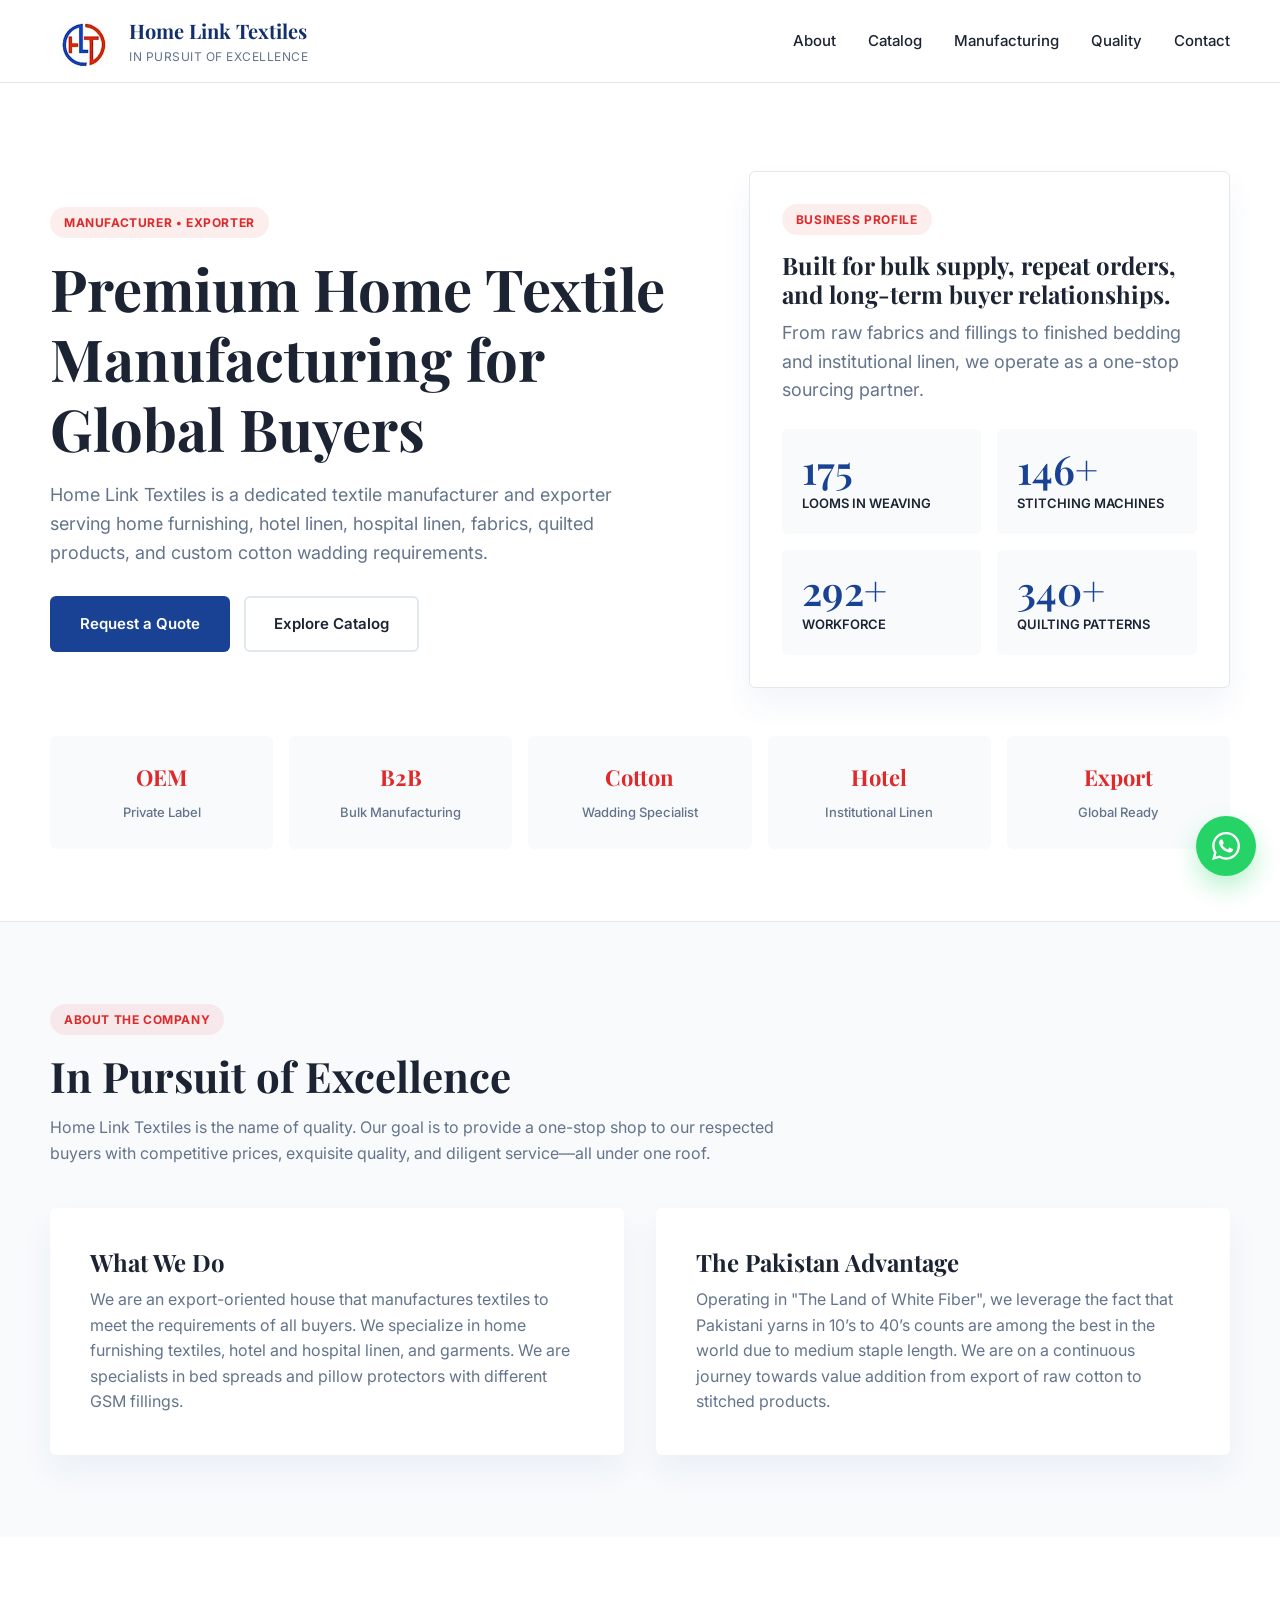
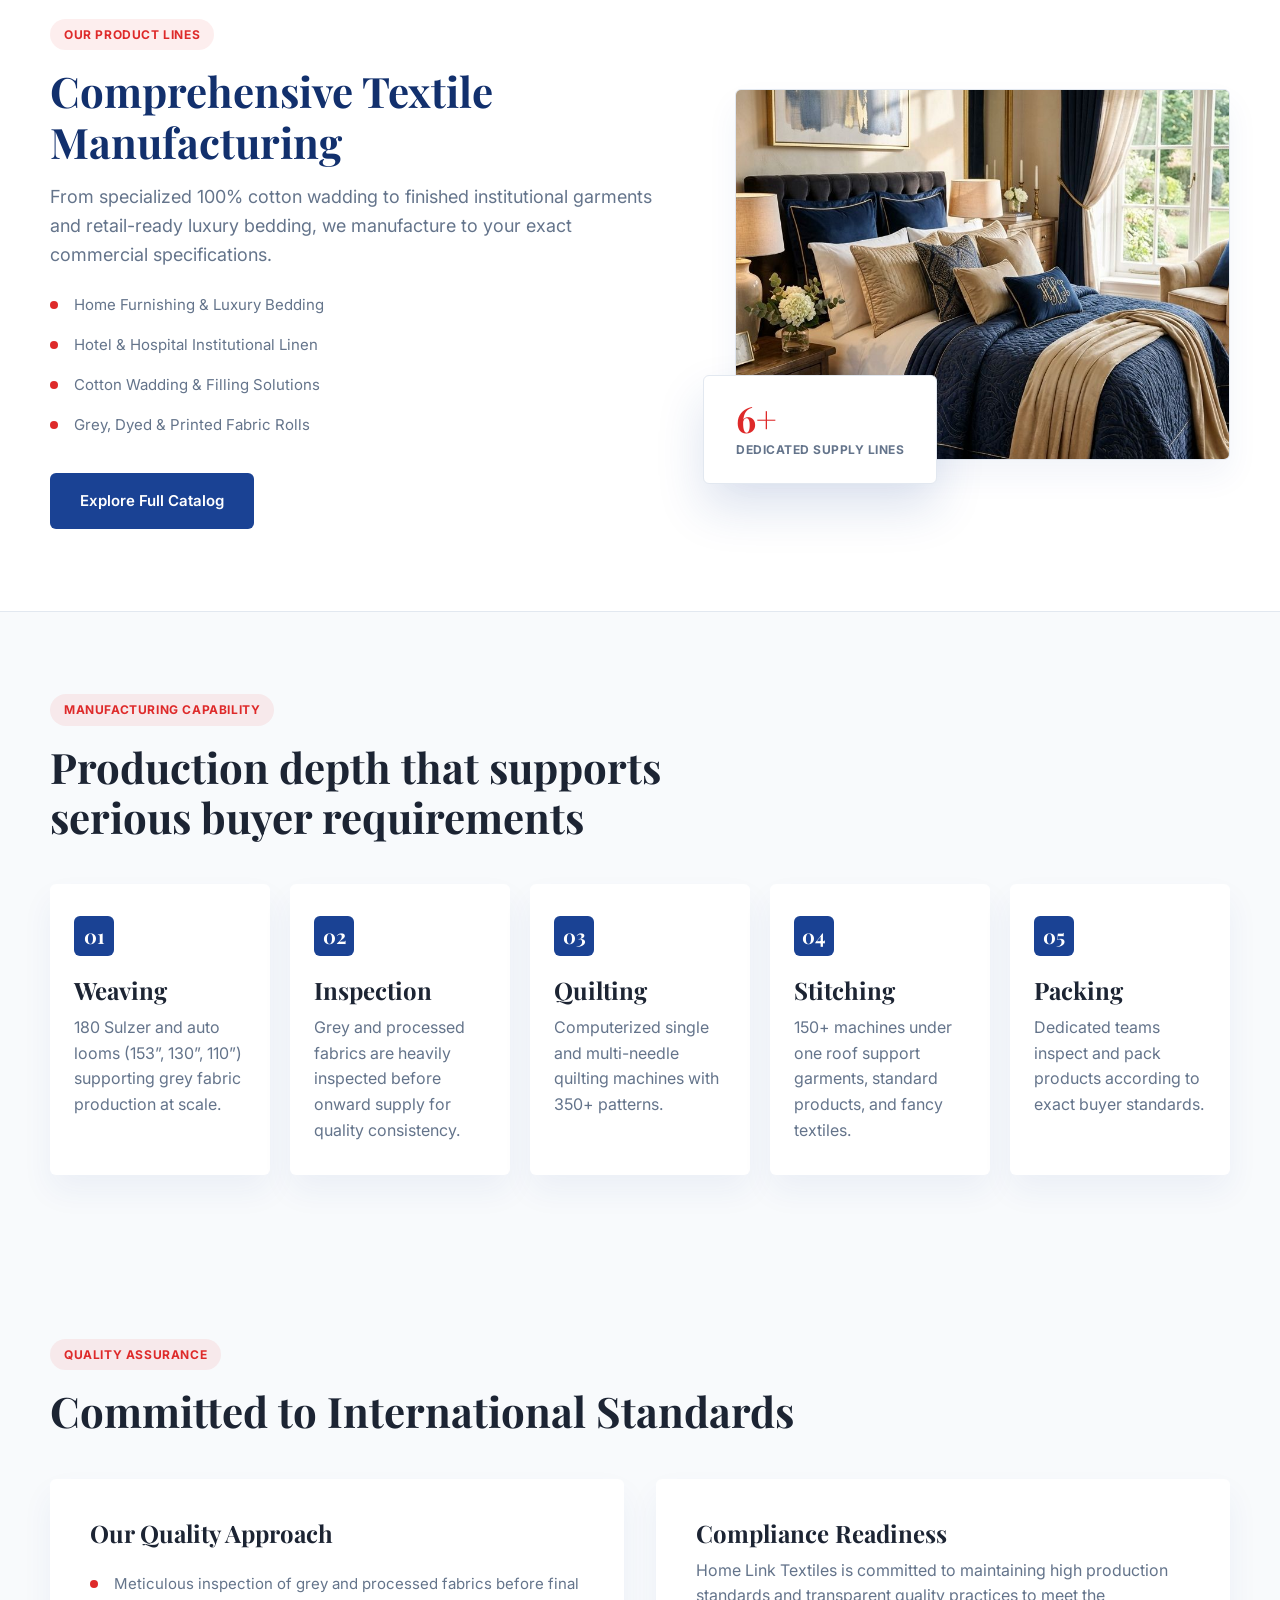
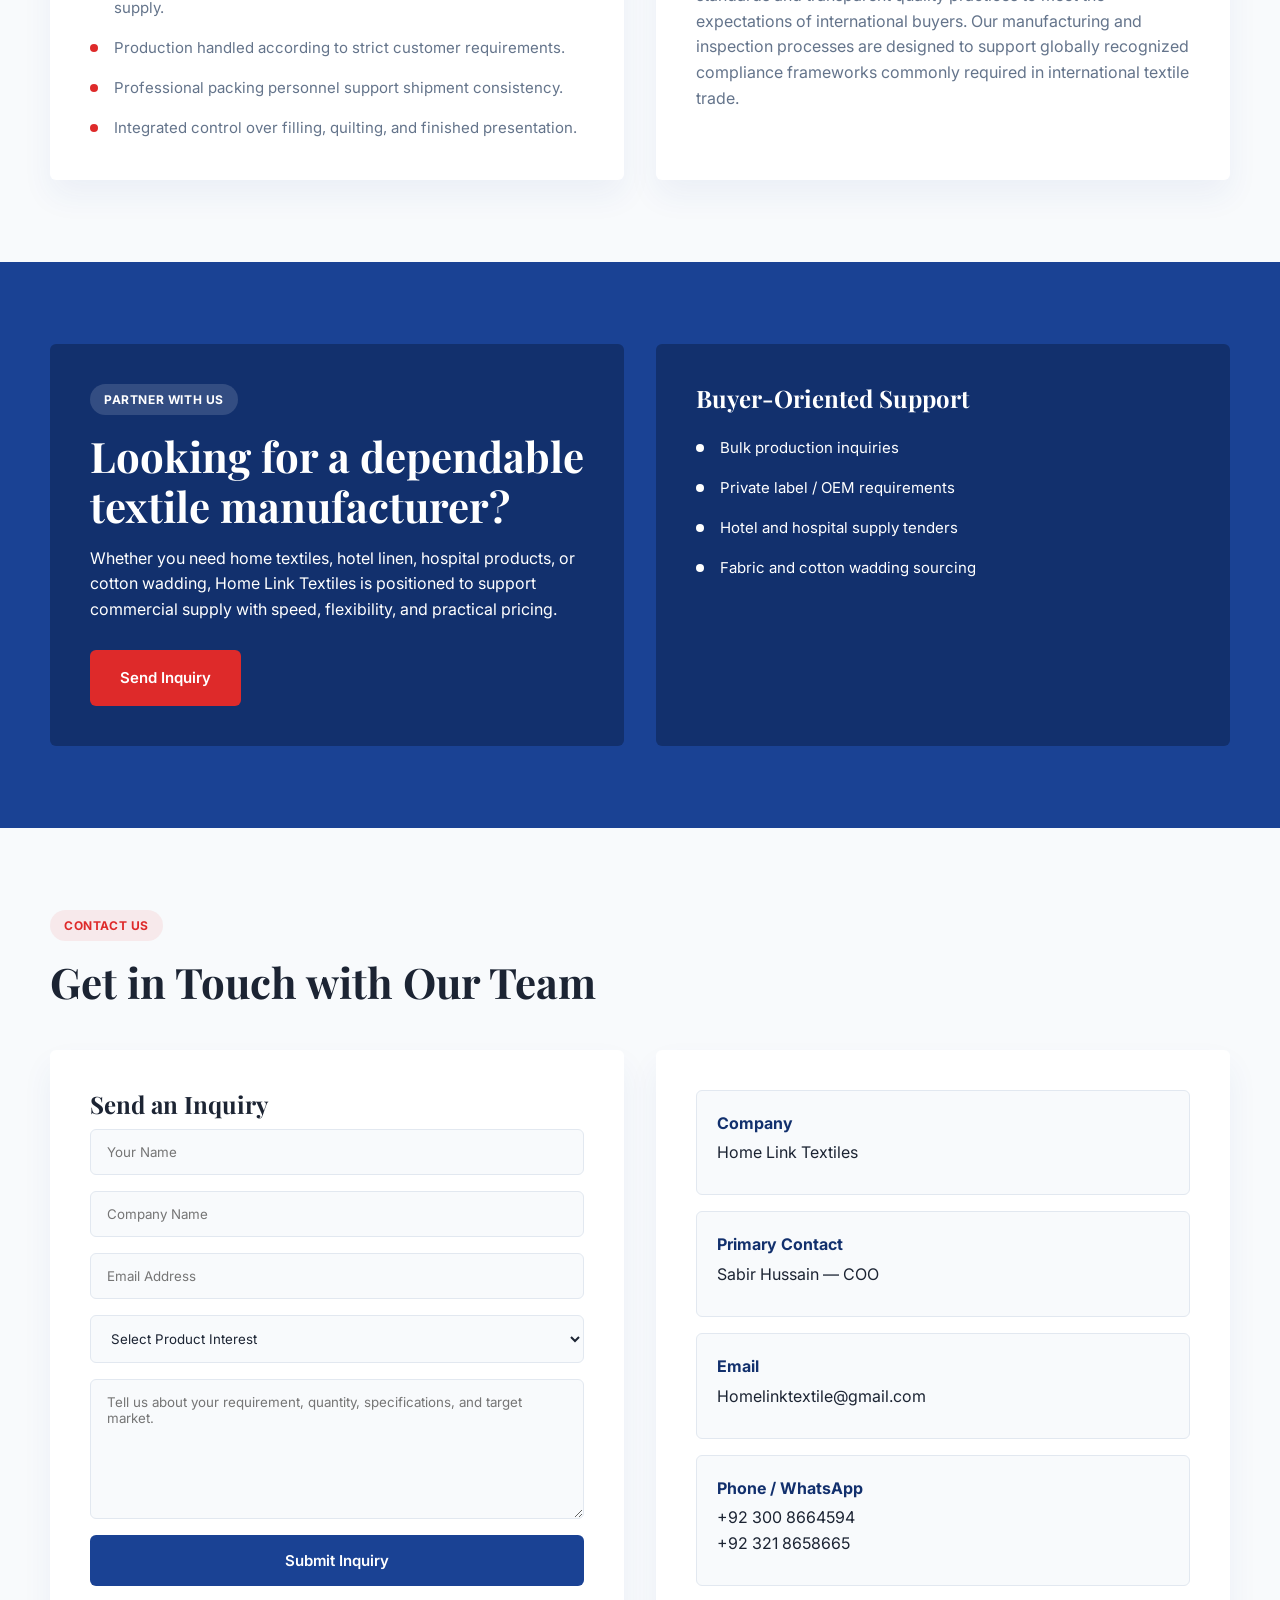
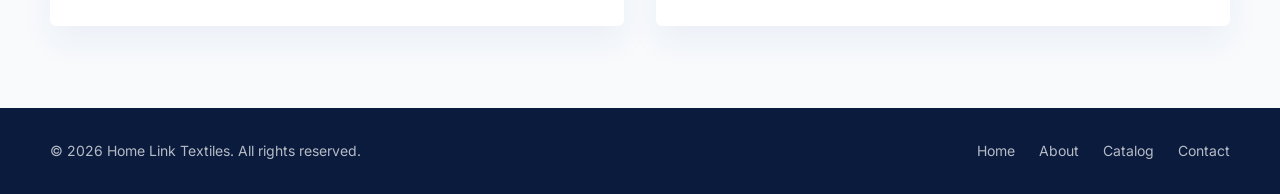
<file: index.html>
<!DOCTYPE html>
<html lang="en">
<head>
  <meta charset="UTF-8" />
  <meta name="viewport" content="width=device-width, initial-scale=1.0" />
  <title>Home Link Textiles | Home Textile Manufacturer & Exporter</title>
  <link rel="icon" href="assets/logo.jpg" type="image/png">
  <meta name="title" content="Home Link Textiles | Home Textile Manufacturer & Exporter in Pakistan" />
  <meta name="description" content="Manufacturer and exporter of home textiles, hotel linen, hospital linen, cotton wadding, quilted products, and fabrics." />
  
  <link rel="preconnect" href="https://fonts.googleapis.com">
  <link rel="preconnect" href="https://fonts.gstatic.com" crossorigin>
  <link href="https://fonts.googleapis.com/css2?family=Playfair+Display:wght@600;700&family=Inter:wght@400;500;600&display=swap" rel="stylesheet">
  
  <link rel="stylesheet" href="styles.css" />
</head>
<body>
  
  <header>
    <div class="container nav">
      <a href="#home" class="brand">
        <img src="assets/logo.jpg" alt="Home Link Textiles Logo" />
        <div class="brand-text">
          <strong>Home Link Textiles</strong>
          <span>In Pursuit of Excellence</span>
        </div>
      </a>

      <button class="nav-toggle" aria-label="Open navigation menu" aria-expanded="false" aria-controls="site-menu">
        <span></span>
        <span></span>
        <span></span>
      </button>

      <nav class="site-nav" id="site-menu">
        <ul>
          <li><a href="#about">About</a></li>
          <li><a href="products.html">Catalog</a></li>
          <li><a href="#manufacturing">Manufacturing</a></li>
          <li><a href="#quality">Quality</a></li>
          <li><a href="#contact">Contact</a></li>
        </ul>
      </nav>
    </div>
  </header>
  
  <main>
    <section class="hero" id="home">
      <div class="container">
        <div class="hero-grid">
          <div>
            <span class="eyebrow">Manufacturer • Exporter</span>
            <h1>Premium Home Textile Manufacturing for Global Buyers</h1>
            <p>
              Home Link Textiles is a dedicated textile manufacturer and exporter serving home furnishing, hotel linen, hospital linen, fabrics, quilted products, and custom cotton wadding requirements.
            </p>
            <div class="btns">
              <a href="#contact" class="btn btn-primary">Request a Quote</a>
              <a href="products.html" class="btn btn-secondary">Explore Catalog</a>
            </div>
          </div>
          <div class="hero-card">
            <span class="eyebrow">Business Profile</span>
            <h3>Built for bulk supply, repeat orders, and long-term buyer relationships.</h3>
            <p>
              From raw fabrics and fillings to finished bedding and institutional linen, we operate as a one-stop sourcing partner.
            </p>
            <div class="hero-stats">
              <div class="stat-box">
                <strong><span class="counter" data-target="180">0</span></strong>
                <span>Looms in Weaving</span>
              </div>
              <div class="stat-box">
                <strong><span class="counter" data-target="150">0</span>+</strong>
                <span>Stitching Machines</span>
              </div>
              <div class="stat-box">
                <strong><span class="counter" data-target="300">0</span>+</strong>
                <span>Workforce</span>
              </div>
              <div class="stat-box">
                <strong><span class="counter" data-target="350">0</span>+</strong>
                <span>Quilting Patterns</span>
              </div>
            </div>
          </div>
        </div>

        <div class="highlight-bar">
          <div class="highlight-item">
            <strong>OEM</strong>
            <span>Private Label</span>
          </div>
          <div class="highlight-item">
            <strong>B2B</strong>
            <span>Bulk Manufacturing</span>
          </div>
          <div class="highlight-item">
            <strong>Cotton</strong>
            <span>Wadding Specialist</span>
          </div>
          <div class="highlight-item">
            <strong>Hotel</strong>
            <span>Institutional Linen</span>
          </div>
          <div class="highlight-item">
            <strong>Export</strong>
            <span>Global Ready</span>
          </div>
        </div>
      </div>
    </section>

    <section class="section" id="about">
      <div class="container">
        <div class="section-title">
          <span class="eyebrow">About the Company</span>
          <h2>In Pursuit of Excellence</h2>
          <p>
            Home Link Textiles is the name of quality. Our goal is to provide a one-stop shop to our respected buyers with competitive prices, exquisite quality, and diligent service—all under one roof.
          </p>
        </div>
        <div class="about-grid">
          <div class="panel">
            <h3>What We Do</h3>
            <p>
              We are an export-oriented house that manufactures textiles to meet the requirements of all buyers. We specialize in home furnishing textiles, hotel and hospital linen, and garments. We are specialists in bed spreads and pillow protectors with different GSM fillings.
            </p>
          </div>
          <div class="panel">
            <h3>The Pakistan Advantage</h3>
            <p>
              Operating in "The Land of White Fiber", we leverage the fact that Pakistani yarns in 10’s to 40’s counts are among the best in the world due to medium staple length. We are on a continuous journey towards value addition from export of raw cotton to stitched products.
            </p>
          </div>
        </div>
      </div>
    </section>

    <section class="section catalog-teaser" id="catalog">
      <div class="container">
        <div class="teaser-grid">
          <div class="teaser-content">
            <span class="eyebrow">Our Product Lines</span>
            <h2>Comprehensive Textile Manufacturing</h2>
            <p>
              From specialized 100% cotton wadding to finished institutional garments and retail-ready luxury bedding, we manufacture to your exact commercial specifications.
            </p>
            <ul class="list">
              <li>Home Furnishing & Luxury Bedding</li>
              <li>Hotel & Hospital Institutional Linen</li>
              <li>Cotton Wadding & Filling Solutions</li>
              <li>Grey, Dyed & Printed Fabric Rolls</li>
            </ul>
            <div class="btns" style="margin-top: 36px;">
              <a href="products.html" class="btn btn-primary">Explore Full Catalog</a>
            </div>
          </div>
          
          <div class="teaser-image-wrapper">
            
            <div class="teaser-slideshow">
              <img src="assets/home-bedding.jpg" alt="Home Furnishing" class="slide">
              <img src="assets/hotel-linen.jpg" alt="Hotel Linen" class="slide">
              <img src="assets/hospital-linen.jpg" alt="Hospital Linen" class="slide">
              <img src="assets/cotton-wadding.jpg" alt="Cotton Wadding" class="slide">
              <img src="assets/retail-packed.jpg" alt="Retail Packed Products" class="slide">
              <img src="assets/fabrics-rolls.jpg" alt="Fabric Rolls" class="slide">
            </div>
            
            <div class="teaser-floating-card">
              <strong>6+</strong>
              <span>Dedicated Supply Lines</span>
            </div>
          </div>
        </div>
      </div>
    </section>
<!--
    <section class="section catalog" id="catalog">
      <div class="container">
        <div class="section-title text-center">
          <span class="eyebrow">Our Collections</span>
          <h2>Premium Textile Lines</h2>
          <p>Explore our specialized manufactured lines for hospitality, healthcare, and retail sectors. We accommodate custom GSM filling and exact buyer specifications.</p>
        </div>

        <div class="catalog-grid">
          <div class="catalog-item">
            <img src="assets/home-bedding.jpg" alt="Home Furnishing" class="catalog-img">
            <div class="catalog-overlay">
              <div class="catalog-content">
                <span class="catalog-tag">Retail & Home</span>
                <h3>Luxury Bedding</h3>
                <p>Volume bedding & made-ups.</p>
                <ul>
                  <li>Bed in Bag Sets</li>
                  <li>Duvet & Comforter Sets</li>
                  <li>Quilted Bed Spreads</li>
                </ul>
                <a href="#contact" class="btn btn-sm btn-outline">Request Specs</a>
              </div>
            </div>
          </div>

          <div class="catalog-item">
            <img src="assets/hotel-linen.jpg" alt="Hotel Bedding" class="catalog-img">
            <div class="catalog-overlay">
              <div class="catalog-content">
                <span class="catalog-tag">Hospitality</span>
                <h3>Hotel Linen</h3>
                <p>T200 - T400 Percale & Sateen.</p>
                <ul>
                  <li>Fitted & Flat Sheets</li>
                  <li>White Filled Pillows</li>
                  <li>Pillow Protectors</li>
                </ul>
                <a href="#contact" class="btn btn-sm btn-outline">Request Specs</a>
              </div>
            </div>
          </div>

          <div class="catalog-item">
            <img src="assets/hospital-linen.jpg" alt="Hospital Linen" class="catalog-img">
            <div class="catalog-overlay">
              <div class="catalog-content">
                <span class="catalog-tag">Healthcare</span>
                <h3>Hospital Supplies</h3>
                <p>Functional linen & apparel.</p>
                <ul>
                  <li>Doctor & Lab Coats</li>
                  <li>Patient Gowns & Nursing Suits</li>
                  <li>Draw Sheets & Pillows</li>
                </ul>
                <a href="#contact" class="btn btn-sm btn-outline">Request Specs</a>
              </div>
            </div>
          </div>

          <div class="catalog-item">
            <img src="assets/cotton-wadding.jpg" alt="Cotton Wadding" class="catalog-img">
            <div class="catalog-overlay">
              <div class="catalog-content">
                <span class="catalog-tag">Specialized</span>
                <h3>Cotton Wadding</h3>
                <p>Advanced in-house filling plant.</p>
                <ul>
                  <li>100% Cotton & Blends</li>
                  <li>Felt Production</li>
                  <li>Custom GSM Output</li>
                </ul>
                <a href="#contact" class="btn btn-sm btn-outline">Request Specs</a>
              </div>
            </div>
          </div>

          <div class="catalog-item">
            <img src="assets/retail-packed.jpg" alt="Retail Supply" class="catalog-img">
            <div class="catalog-overlay">
              <div class="catalog-content">
                <span class="catalog-tag">Retail Supply</span>
                <h3>Packed Store Products</h3>
                <p>Ready for the shelves.</p>
                <ul>
                  <li>Retail packed bed sheets</li>
                  <li>Bed in a bag & Flat sheets</li>
                  <li>Printed and dyed duvet sets</li>
                </ul>
                <a href="#contact" class="btn btn-sm btn-outline">Request Specs</a>
              </div>
            </div>
          </div>

          <div class="catalog-item">
            <img src="assets/fabrics-rolls.jpg" alt="Fabrics" class="catalog-img">
            <div class="catalog-overlay">
              <div class="catalog-content">
                <span class="catalog-tag">Raw Materials</span>
                <h3>Grey, Dyed & Printed Fabrics</h3>
                <p>High-quality fabric supply.</p>
                <ul>
                  <li>Roll in tube or bale</li>
                  <li>White, dyed, and printed</li>
                  <li>Available in all qualities and widths</li>
                </ul>
                <a href="#contact" class="btn btn-sm btn-outline">Request Specs</a>
              </div>
            </div>
          </div>
        </div>
      </div>
    </section>
  -->

    <section class="section" id="manufacturing">
      <div class="container">
        <div class="section-title">
          <span class="eyebrow">Manufacturing Capability</span>
          <h2>Production depth that supports serious buyer requirements</h2>
        </div>
        <div class="process-grid">
          <div class="process-step">
            <span class="step-no">01</span>
            <h3>Weaving</h3>
            <p>180 Sulzer and auto looms (153”, 130”, 110”) supporting grey fabric production at scale.</p>
          </div>
          <div class="process-step">
            <span class="step-no">02</span>
            <h3>Inspection</h3>
            <p>Grey and processed fabrics are heavily inspected before onward supply for quality consistency.</p>
          </div>
          <div class="process-step">
            <span class="step-no">03</span>
            <h3>Quilting</h3>
            <p>Computerized single and multi-needle quilting machines with 350+ patterns.</p>
          </div>
          <div class="process-step">
            <span class="step-no">04</span>
            <h3>Stitching</h3>
            <p>150+ machines under one roof support garments, standard products, and fancy textiles.</p>
          </div>
          <div class="process-step">
            <span class="step-no">05</span>
            <h3>Packing</h3>
            <p>Dedicated teams inspect and pack products according to exact buyer standards.</p>
          </div>
        </div>
      </div>
    </section>

    <section class="section" id="quality">
      <div class="container">
        <div class="section-title">
          <span class="eyebrow">Quality Assurance</span>
          <h2>Committed to International Standards</h2>
        </div>
        <div class="quality-grid">
          <div class="panel">
            <h3>Our Quality Approach</h3>
            <ul class="list">
              <li>Meticulous inspection of grey and processed fabrics before final supply.</li>
              <li>Production handled according to strict customer requirements.</li>
              <li>Professional packing personnel support shipment consistency.</li>
              <li>Integrated control over filling, quilting, and finished presentation.</li>
            </ul>
          </div>
          <div class="panel">
            <h3>Compliance Readiness</h3>
            <p>
              Home Link Textiles is committed to maintaining high production standards and transparent quality practices to meet the expectations of international buyers. Our manufacturing and inspection processes are designed to support globally recognized compliance frameworks commonly required in international textile trade.
            </p>
          </div>
        </div>
      </div>
    </section>

    <section class="section cta" id="cta">
      <div class="container">
        <div class="cta-grid">
          <div class="panel cta-panel">
            <span class="eyebrow" style="background:rgba(255,255,255,0.14); color:#fff;">Partner With Us</span>
            <h2>Looking for a dependable textile manufacturer?</h2>
            <p>
              Whether you need home textiles, hotel linen, hospital products, or cotton wadding, Home Link Textiles is positioned to support commercial supply with speed, flexibility, and practical pricing.
            </p>
            <div class="btns">
              <a class="btn btn-primary-alt" href="#contact">Send Inquiry</a>
            </div>
          </div>
          <div class="panel cta-panel">
            <h3>Buyer-Oriented Support</h3>
            <ul class="list">
              <li>Bulk production inquiries</li>
              <li>Private label / OEM requirements</li>
              <li>Hotel and hospital supply tenders</li>
              <li>Fabric and cotton wadding sourcing</li>
            </ul>
          </div>
        </div>
      </div>
    </section>

    <section class="section" id="contact">
      <div class="container">
        <div class="section-title">
          <span class="eyebrow">Contact Us</span>
          <h2>Get in Touch with Our Team</h2>
        </div>
        <div class="contact-grid">
          <div class="panel">
            <h3>Send an Inquiry</h3>
            <form action="#" method="POST">
              <input type="text" name="name" placeholder="Your Name" required />
              <input type="text" name="company" placeholder="Company Name" />
              <input type="email" name="email" placeholder="Email Address" required />
              <select name="interest">
                <option value="">Select Product Interest</option>
                <option value="Home Textiles">Home Textiles</option>
                <option value="Hotel Linen">Hotel Linen</option>
                <option value="Hospital Linen">Hospital Linen</option>
                <option value="Retail Supply">Retail Supply</option>
                <option value="Fabrics">Fabrics</option>
                <option value="Cotton Wadding">Cotton Wadding</option>
                <option value="OEM">OEM / Private Label</option>
              </select>
              <textarea name="message" placeholder="Tell us about your requirement, quantity, specifications, and target market." required></textarea>
              <button type="submit" class="btn btn-primary">Submit Inquiry</button>
            </form>
          </div>
          <div class="panel contact-card">
            <div class="contact-item">
              <strong>Company</strong>
              <span>Home Link Textiles</span>
            </div>
            <div class="contact-item">
              <strong>Primary Contact</strong>
              <span>Sabir Hussain — COO</span>
            </div>
            <div class="contact-item">
              <strong>Email</strong>
              <a href="mailto:Homelinktextile@gmail.com">Homelinktextile@gmail.com</a>
            </div>
            <div class="contact-item">
              <strong>Phone / WhatsApp</strong>
              <a href="tel:+923008664594">+92 300 8664594</a><br />
              <a href="tel:+923218658665">+92 321 8658665</a>
            </div>
          </div>
        </div>
      </div>
    </section>
  </main>

  <footer>
    <div class="container footer-grid">
      <p>© 2026 Home Link Textiles. All rights reserved.</p>
      <div class="footer-links">
        <a href="#home">Home</a>
        <a href="#about">About</a>
        <a href="products.html">Catalog</a>
        <a href="#contact">Contact</a>
      </div>
    </div>
  </footer>

  <a class="floating-whatsapp" href="https://wa.me/923008664594" target="_blank" aria-label="Chat on WhatsApp">
    <svg width="28" height="28" viewBox="0 0 24 24" fill="white" xmlns="http://www.w3.org/2000/svg"><path d="M17.472 14.382c-.297-.149-1.758-.867-2.03-.967-.273-.099-.471-.148-.67.15-.197.297-.767.966-.94 1.164-.173.199-.347.223-.644.075-.297-.15-1.255-.463-2.39-1.475-.883-.788-1.48-1.761-1.653-2.059-.173-.297-.018-.458.13-.606.134-.133.298-.347.446-.52.149-.174.198-.298.298-.497.099-.198.05-.371-.025-.52-.075-.149-.669-1.612-.916-2.207-.242-.579-.487-.5-.669-.51a5.8 5.8 0 0 0-.57-.01c-.198 0-.52.074-.792.372s-1.04 1.016-1.04 2.479 1.065 2.876 1.213 3.074c.149.198 2.096 3.2 5.077 4.487.709.306 1.262.489 1.694.625.712.227 1.36.195 1.871.118.571-.085 1.758-.719 2.006-1.413.248-.694.248-1.289.173-1.413-.074-.124-.272-.198-.57-.347m-5.421 7.403h-.004a9.87 9.87 0 0 1-5.031-1.378l-.361-.214-3.741.982.998-3.648-.235-.374a9.86 9.86 0 0 1-1.51-5.26c.001-5.45 4.436-9.884 9.888-9.884 2.64 0 5.122 1.03 6.988 2.898a9.825 9.825 0 0 1 2.893 6.994c-.003 5.45-4.437 9.884-9.885 9.884m8.413-18.297A11.815 11.815 0 0 0 12.05 0C5.495 0 .16 5.335.157 11.892c0 2.096.547 4.142 1.588 5.945L.057 24l6.305-1.654a11.882 11.882 0 0 0 5.683 1.448h.005c6.554 0 11.89-5.335 11.893-11.893a11.821 11.821 0 0 0-3.48-8.413Z"/></svg>
  </a>
  <script>
    const navToggle = document.querySelector('.nav-toggle');
    const siteMenu = document.querySelector('.site-nav');
    const navLinks = document.querySelectorAll('.site-nav a');

    if (navToggle && siteMenu) {
      navToggle.addEventListener('click', () => {
        const isOpen = siteMenu.classList.toggle('open');
        navToggle.classList.toggle('active', isOpen);
        navToggle.setAttribute('aria-expanded', isOpen ? 'true' : 'false');
      });

      navLinks.forEach(link => {
        link.addEventListener('click', () => {
          siteMenu.classList.remove('open');
          navToggle.classList.remove('active');
          navToggle.setAttribute('aria-expanded', 'false');
        });
      });

      document.addEventListener('click', (event) => {
        if (!event.target.closest('.nav')) {
          siteMenu.classList.remove('open');
          navToggle.classList.remove('active');
          navToggle.setAttribute('aria-expanded', 'false');
        }
      });
    }

    // --- NUMBER COUNTER ANIMATION ---
    // This runs automatically when the page loads
    document.addEventListener('DOMContentLoaded', () => {
      const counters = document.querySelectorAll('.counter');
      const duration = 2500; // Total animation time in milliseconds (2.5 seconds)

      counters.forEach(counter => {
        // Get the target number from the HTML data-target attribute
        const target = parseInt(counter.getAttribute('data-target'));
        const startTime = performance.now();

        const updateCounter = (currentTime) => {
          const elapsedTime = currentTime - startTime;
          const progress = Math.min(elapsedTime / duration, 1);
          
          // Easing function (easeOutCubic) makes it slow down smoothly at the end
          const easeOut = 1 - Math.pow(1 - progress, 3);
          
          const currentCount = Math.floor(easeOut * target);
          counter.innerText = currentCount;

          if (progress < 1) {
            // Keep animating if we haven't reached the duration
            requestAnimationFrame(updateCounter);
          } else {
            // Ensure the final number is exactly the target
            counter.innerText = target; 
          }
        };

        // Start the animation
        requestAnimationFrame(updateCounter);
      });
    });
    // --- TEASER SLIDESHOW ANIMATION ---
    document.addEventListener('DOMContentLoaded', () => {
      const slides = document.querySelectorAll('.teaser-slideshow .slide');
      let currentSlide = 0;
      
      if (slides.length > 0) {
        // Show the first image immediately
        slides[currentSlide].classList.add('active');
        
        // Change the image every 4 seconds (4000 milliseconds)
        setInterval(() => {
          slides[currentSlide].classList.remove('active');
          currentSlide = (currentSlide + 1) % slides.length;
          slides[currentSlide].classList.add('active');
        }, 4000); 
      }
    });
  </script>
</body>
</html>
</file>
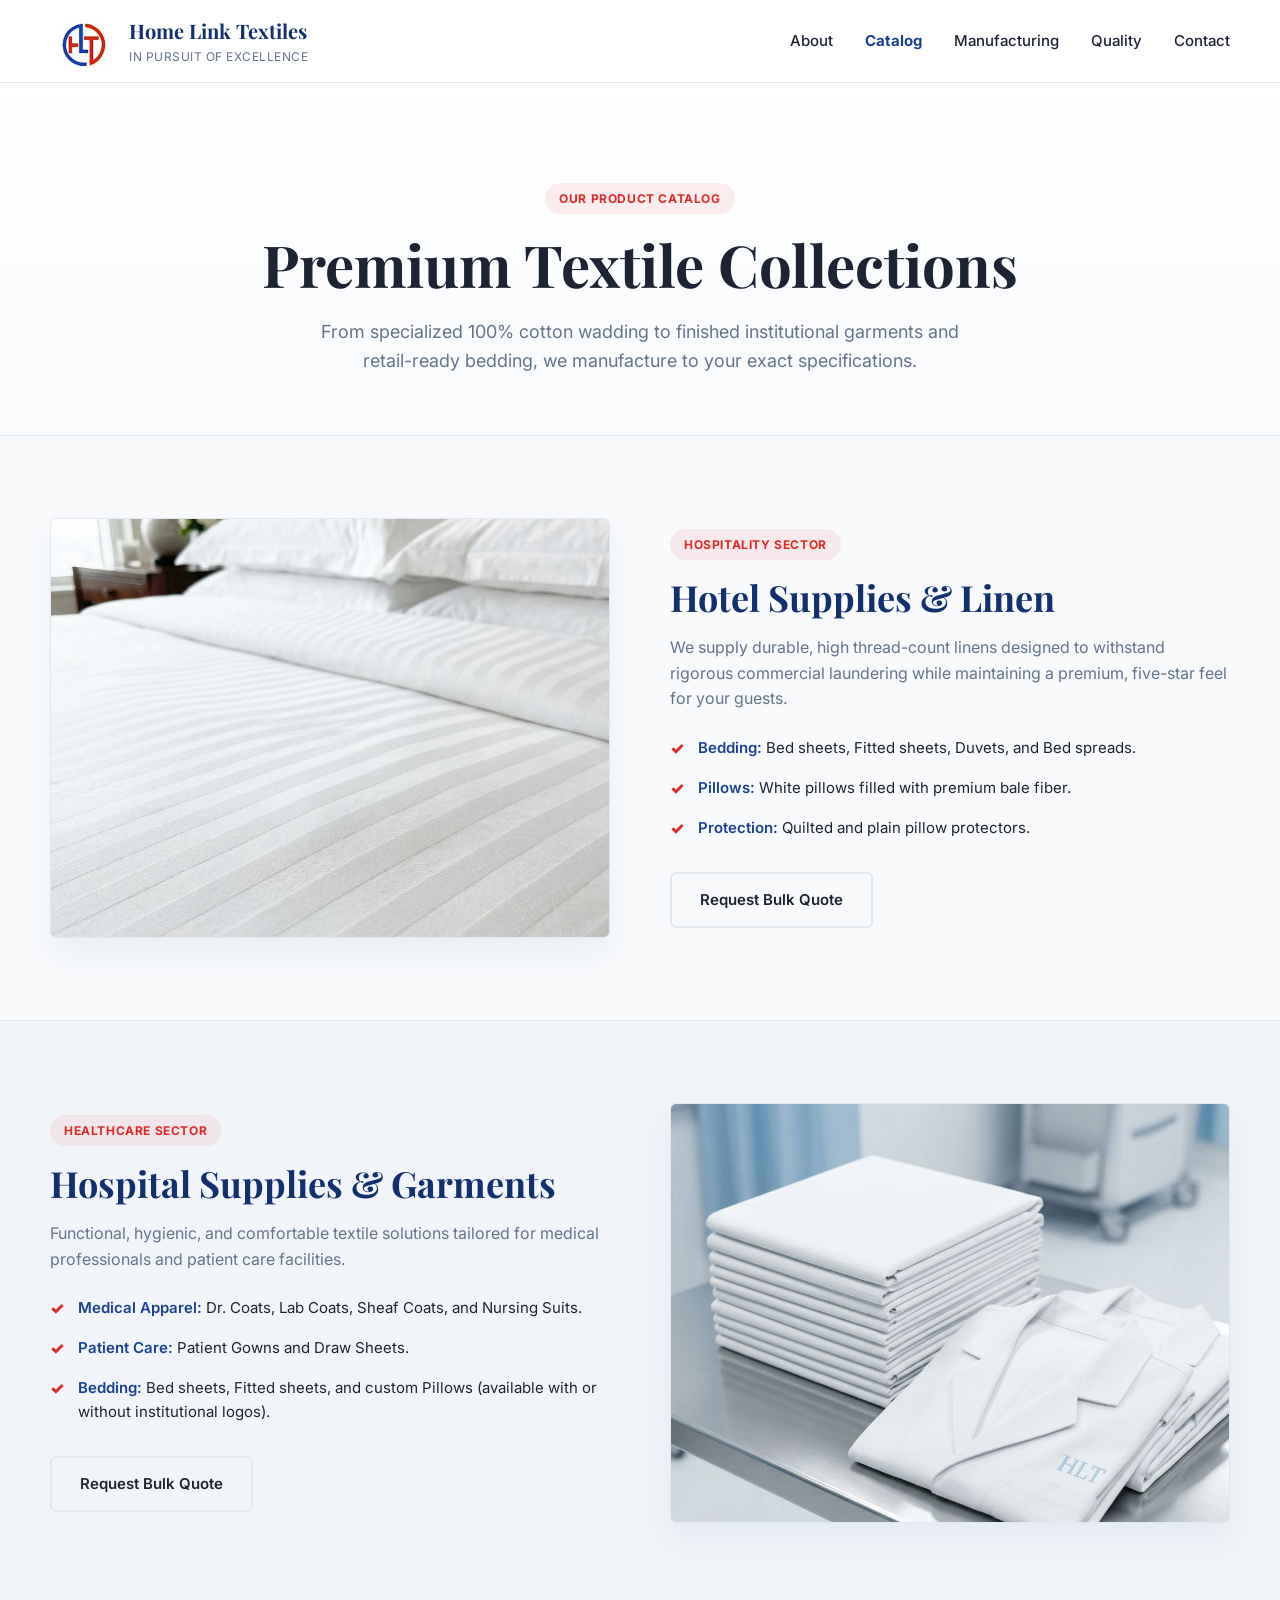
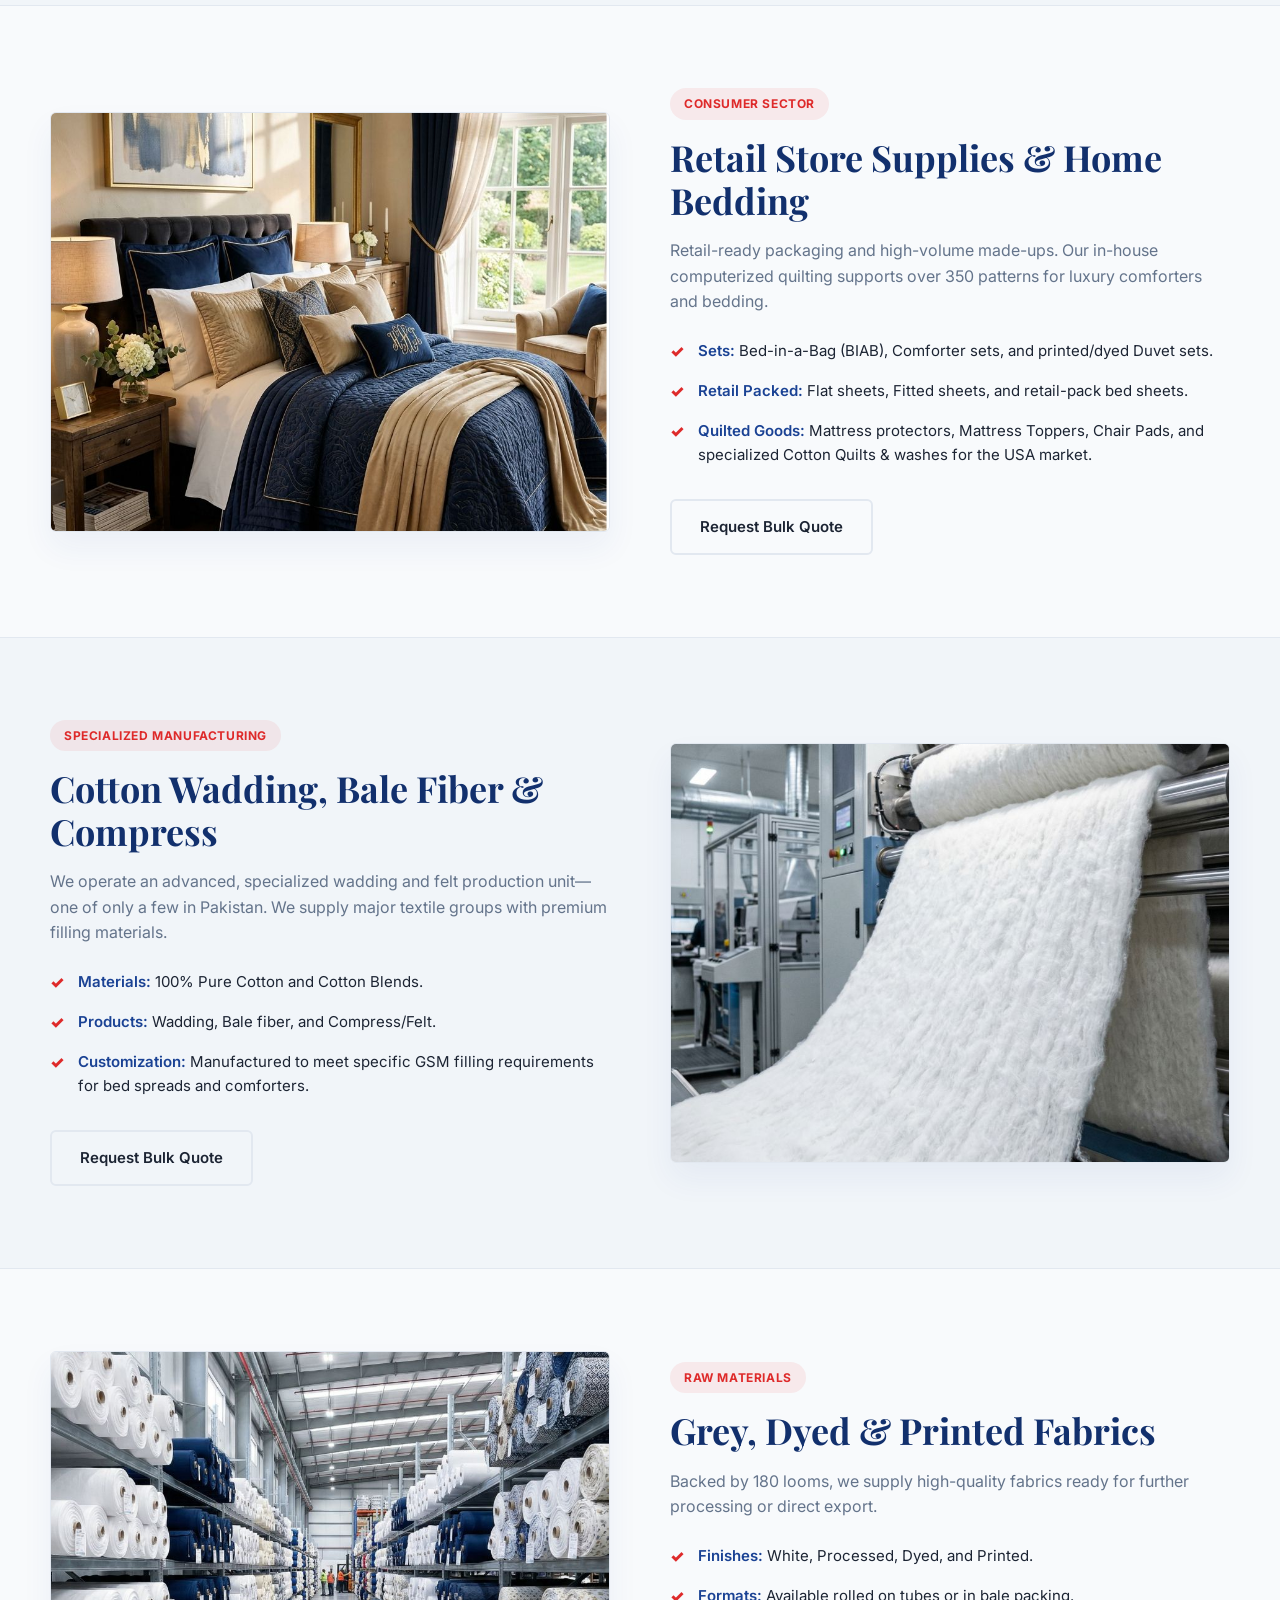
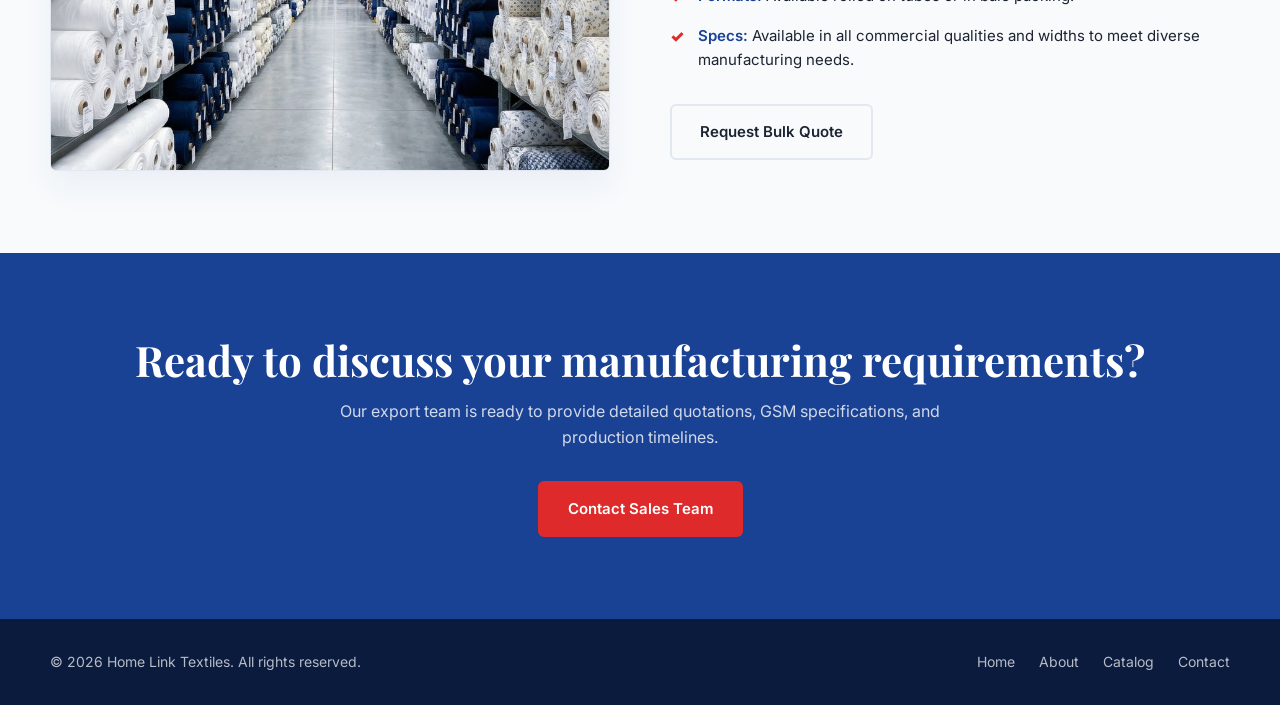
<file: products.html>
<!DOCTYPE html>
<html lang="en">
<head>
  <meta charset="UTF-8" />
  <meta name="viewport" content="width=device-width, initial-scale=1.0" />
  <title>Our Products | Home Link Textiles</title>
  <link rel="icon" href="assets/image_af08e5.png" type="image/png">
  <meta name="description" content="Explore the complete manufacturing catalog of Home Link Textiles, including hotel linen, hospital apparel, retail bedding, cotton wadding, and raw fabrics." />
  
  <link rel="preconnect" href="https://fonts.googleapis.com">
  <link rel="preconnect" href="https://fonts.gstatic.com" crossorigin>
  <link href="https://fonts.googleapis.com/css2?family=Playfair+Display:wght@600;700&family=Inter:wght@400;500;600&display=swap" rel="stylesheet">
  
  <link rel="stylesheet" href="styles.css" />
</head>
<body>
  
  <header>
    <div class="container nav">
      <a href="index.html" class="brand">
        <img src="assets/logo.jpg" alt="Home Link Textiles Logo" />
        <div class="brand-text">
          <strong>Home Link Textiles</strong>
          <span>In Pursuit of Excellence</span>
        </div>
      </a>

      <button class="nav-toggle" aria-label="Open navigation menu" aria-expanded="false" aria-controls="site-menu">
        <span></span>
        <span></span>
        <span></span>
      </button>

      <nav class="site-nav" id="site-menu">
        <ul>
          <li><a href="index.html#about">About</a></li>
          <li><a href="products.html" style="color: var(--primary); font-weight: 700;">Catalog</a></li>
          <li><a href="index.html#manufacturing">Manufacturing</a></li>
          <li><a href="index.html#quality">Quality</a></li>
          <li><a href="index.html#contact">Contact</a></li>
        </ul>
      </nav>
    </div>
  </header>
  
  <main>
    <section class="page-header">
      <div class="container text-center">
        <span class="eyebrow">Our Product Catalog</span>
        <h1>Premium Textile Collections</h1>
        <p class="header-subtitle">
          From specialized 100% cotton wadding to finished institutional garments and retail-ready bedding, we manufacture to your exact specifications.
        </p>
      </div>
    </section>

    <section class="section product-feature">
      <div class="container">
        <div class="feature-grid">
          <div class="feature-image">
            <img src="assets/hotel-linen.jpg" alt="Luxury Hotel Linen Collection" loading="lazy">
          </div>
          <div class="feature-text">
            <span class="eyebrow">Hospitality Sector</span>
            <h2>Hotel Supplies & Linen</h2>
            <p>We supply durable, high thread-count linens designed to withstand rigorous commercial laundering while maintaining a premium, five-star feel for your guests.</p>
            <ul class="feature-list">
              <li><strong>Bedding:</strong> Bed sheets, Fitted sheets, Duvets, and Bed spreads.</li>
              <li><strong>Pillows:</strong> White pillows filled with premium bale fiber.</li>
              <li><strong>Protection:</strong> Quilted and plain pillow protectors.</li>
            </ul>
            <a href="index.html#contact" class="btn btn-secondary">Request Bulk Quote</a>
          </div>
        </div>
      </div>
    </section>

    <section class="section product-feature bg-light">
      <div class="container">
        <div class="feature-grid reverse">
          <div class="feature-image">
            <img src="assets/hospital-linen.jpg" alt="Hospital Garments and Linen" loading="lazy">
          </div>
          <div class="feature-text">
            <span class="eyebrow">Healthcare Sector</span>
            <h2>Hospital Supplies & Garments</h2>
            <p>Functional, hygienic, and comfortable textile solutions tailored for medical professionals and patient care facilities.</p>
            <ul class="feature-list">
              <li><strong>Medical Apparel:</strong> Dr. Coats, Lab Coats, Sheaf Coats, and Nursing Suits.</li>
              <li><strong>Patient Care:</strong> Patient Gowns and Draw Sheets.</li>
              <li><strong>Bedding:</strong> Bed sheets, Fitted sheets, and custom Pillows (available with or without institutional logos).</li>
            </ul>
            <a href="index.html#contact" class="btn btn-secondary">Request Bulk Quote</a>
          </div>
        </div>
      </div>
    </section>

    <section class="section product-feature">
      <div class="container">
        <div class="feature-grid">
          <div class="feature-image">
            <img src="assets/home-bedding.jpg" alt="Retail Bedding and Comforters" loading="lazy">
          </div>
          <div class="feature-text">
            <span class="eyebrow">Consumer Sector</span>
            <h2>Retail Store Supplies & Home Bedding</h2>
            <p>Retail-ready packaging and high-volume made-ups. Our in-house computerized quilting supports over 350 patterns for luxury comforters and bedding.</p>
            <ul class="feature-list">
              <li><strong>Sets:</strong> Bed-in-a-Bag (BIAB), Comforter sets, and printed/dyed Duvet sets.</li>
              <li><strong>Retail Packed:</strong> Flat sheets, Fitted sheets, and retail-pack bed sheets.</li>
              <li><strong>Quilted Goods:</strong> Mattress protectors, Mattress Toppers, Chair Pads, and specialized Cotton Quilts & washes for the USA market.</li>
            </ul>
            <a href="index.html#contact" class="btn btn-secondary">Request Bulk Quote</a>
          </div>
        </div>
      </div>
    </section>

    <section class="section product-feature bg-light">
      <div class="container">
        <div class="feature-grid reverse">
          <div class="feature-image">
            <img src="assets/cotton-wadding.jpg" alt="Industrial Cotton Wadding" loading="lazy">
          </div>
          <div class="feature-text">
            <span class="eyebrow">Specialized Manufacturing</span>
            <h2>Cotton Wadding, Bale Fiber & Compress</h2>
            <p>We operate an advanced, specialized wadding and felt production unit—one of only a few in Pakistan. We supply major textile groups with premium filling materials.</p>
            <ul class="feature-list">
              <li><strong>Materials:</strong> 100% Pure Cotton and Cotton Blends.</li>
              <li><strong>Products:</strong> Wadding, Bale fiber, and Compress/Felt.</li>
              <li><strong>Customization:</strong> Manufactured to meet specific GSM filling requirements for bed spreads and comforters.</li>
            </ul>
            <a href="index.html#contact" class="btn btn-secondary">Request Bulk Quote</a>
          </div>
        </div>
      </div>
    </section>

    <section class="section product-feature">
      <div class="container">
        <div class="feature-grid">
          <div class="feature-image">
            <img src="assets/fabrics-rolls.jpg" alt="Fabric Rolls in Warehouse" loading="lazy">
          </div>
          <div class="feature-text">
            <span class="eyebrow">Raw Materials</span>
            <h2>Grey, Dyed & Printed Fabrics</h2>
            <p>Backed by 180 looms, we supply high-quality fabrics ready for further processing or direct export.</p>
            <ul class="feature-list">
              <li><strong>Finishes:</strong> White, Processed, Dyed, and Printed.</li>
              <li><strong>Formats:</strong> Available rolled on tubes or in bale packing.</li>
              <li><strong>Specs:</strong> Available in all commercial qualities and widths to meet diverse manufacturing needs.</li>
            </ul>
            <a href="index.html#contact" class="btn btn-secondary">Request Bulk Quote</a>
          </div>
        </div>
      </div>
    </section>

    <section class="section cta">
      <div class="container text-center">
        <h2>Ready to discuss your manufacturing requirements?</h2>
        <p style="color: rgba(255,255,255,0.8); max-width: 600px; margin: 10px auto 30px;">Our export team is ready to provide detailed quotations, GSM specifications, and production timelines.</p>
        <a href="index.html#contact" class="btn btn-primary-alt">Contact Sales Team</a>
      </div>
    </section>

  </main>

  <footer>
    <div class="container footer-grid">
      <p>© 2026 Home Link Textiles. All rights reserved.</p>
      <div class="footer-links">
        <a href="index.html">Home</a>
        <a href="index.html#about">About</a>
        <a href="products.html">Catalog</a>
        <a href="index.html#contact">Contact</a>
      </div>
    </div>
  </footer>

  <script>
    // Navigation toggle logic (Same as index)
    const navToggle = document.querySelector('.nav-toggle');
    const siteMenu = document.querySelector('.site-nav');
    if (navToggle && siteMenu) {
      navToggle.addEventListener('click', () => {
        const isOpen = siteMenu.classList.toggle('open');
        navToggle.classList.toggle('active', isOpen);
      });
    }
  </script>
</body>
</html>
</file>
<file: styles.css>
:root {
  /* Adjusted Premium Logo Colors */
  --primary: #1A4294; 
  --primary-dark: #12306D;
  --secondary: #DE2A2A; 
  --secondary-dark: #B82222;
  
  /* Layout & Typography Basics */
  --text: #1C2433;
  --muted: #64748B;
  --bg: #F8FAFC;
  --white: #FFFFFF;
  --border: #E2E8F0;
  
  /* Refined, sharper corners and sophisticated shadows */
  --shadow: 0 16px 32px rgba(26, 66, 148, 0.06); 
  --radius: 6px; 
  --container: 1180px;
}

* {
  margin: 0;
  padding: 0;
  box-sizing: border-box;
}

html {
  scroll-behavior: smooth;
}

body {
  font-family: 'Inter', sans-serif;
  color: var(--text);
  background: var(--bg);
  line-height: 1.6;
  overflow-x: hidden;
}

h1, h2, h3, h4, h5, h6 {
  font-family: 'Playfair Display', serif;
  line-height: 1.2;
}

h1 {
  font-size: clamp(36px, 5vw, 58px);
  margin-bottom: 18px;
}

h2 {
  font-size: clamp(32px, 4vw, 42px);
  margin-bottom: 14px;
}

h3 {
  font-size: 24px;
  margin-bottom: 10px;
}

p {
  color: var(--muted);
  font-size: 16px;
}

img {
  max-width: 100%;
  display: block;
}

a {
  text-decoration: none;
  color: inherit;
}

.container {
  width: min(100% - 32px, var(--container));
  margin: 0 auto;
}

.text-center {
  text-align: center;
  margin-left: auto;
  margin-right: auto;
}

.section {
  padding: 82px 0;
}

.section-title {
  max-width: 760px;
  margin-bottom: 42px;
}

/* Red Accent Eyebrow */
.eyebrow {
  display: inline-block;
  padding: 6px 14px;
  border-radius: 999px;
  background: rgba(222, 42, 42, 0.08);
  color: var(--secondary);
  font-family: 'Inter', sans-serif;
  font-size: 12px;
  font-weight: 700;
  letter-spacing: 0.6px;
  margin-bottom: 16px;
  text-transform: uppercase;
}

/* Buttons */
.btns {
  display: flex;
  flex-wrap: wrap;
  gap: 14px;
  margin-top: 28px;
}

.btn {
  display: inline-flex;
  align-items: center;
  justify-content: center;
  padding: 14px 28px;
  border-radius: var(--radius);
  font-family: 'Inter', sans-serif;
  font-weight: 600;
  font-size: 15px;
  transition: 0.3s ease;
  border: 2px solid transparent;
  cursor: pointer;
}

.btn-primary {
  background: var(--primary);
  color: var(--white);
}

.btn-primary:hover {
  background: var(--primary-dark);
  transform: translateY(-2px);
  box-shadow: 0 8px 20px rgba(26, 66, 148, 0.15);
}

.btn-secondary {
  background: transparent;
  color: var(--text);
  border-color: var(--border);
}

.btn-secondary:hover {
  border-color: var(--primary);
  color: var(--primary);
  transform: translateY(-2px);
}

/* Header & Nav */
header {
  position: sticky;
  top: 0;
  z-index: 100;
  background: var(--white);
  border-bottom: 1px solid var(--border);
}

.nav {
  min-height: 82px;
  display: flex;
  align-items: center;
  justify-content: space-between;
  gap: 20px;
  position: relative;
}

.brand {
  display: flex;
  align-items: center;
  gap: 14px;
}

.brand img {
  width: 65px;
  height: 65px;
  object-fit: contain;
}

.brand-text strong {
  display: block;
  font-family: 'Playfair Display', serif;
  font-size: 20px;
  color: var(--primary-dark);
}

.brand-text span {
  display: block;
  color: var(--muted);
  font-size: 12px;
  letter-spacing: 0.5px;
  text-transform: uppercase;
}

.site-nav ul {
  display: flex;
  list-style: none;
  gap: 32px;
  align-items: center;
}

.site-nav a {
  color: var(--text);
  font-weight: 500;
  font-size: 15px;
  transition: color 0.2s;
}

.site-nav a:hover {
  color: var(--secondary);
}

.nav-toggle {
  display: none;
  width: 44px;
  height: 44px;
  border: 1px solid var(--border);
  background: var(--white);
  border-radius: var(--radius);
  cursor: pointer;
  align-items: center;
  justify-content: center;
  flex-direction: column;
  gap: 5px;
}

.nav-toggle span {
  display: block;
  width: 20px;
  height: 2px;
  background: var(--text);
  border-radius: 2px;
  transition: 0.25s ease;
}

/* Hero Section */
.hero {
  position: relative;
  background: var(--white);
  padding: 88px 0 72px;
  border-bottom: 1px solid var(--border);
}

.hero-grid {
  display: grid;
  grid-template-columns: 1.15fr 0.85fr;
  gap: 48px;
  align-items: center;
}

.hero p {
  font-size: 18px;
  max-width: 600px;
}

.hero-card {
  background: var(--white);
  border-radius: var(--radius);
  padding: 32px;
  box-shadow: var(--shadow);
  border: 1px solid var(--border); 
}

.hero-stats {
  display: grid;
  grid-template-columns: repeat(2, 1fr);
  gap: 16px;
  margin-top: 24px;
}

.stat-box {
  background: var(--bg);
  border-radius: var(--radius);
  padding: 20px;
}

.stat-box strong {
  display: flex;
  align-items: center;
  font-family: 'Playfair Display', serif;
  font-size: 40px; /* Make this 56px if you want them even bigger */
  font-weight: 700;
  color: var(--primary);
  line-height: 1;
}


.stat-box span {
  color: var(--text);
  font-size: 13px;
  font-weight: 600;
  text-transform: uppercase;
}

/* This targets ONLY the direct child span (the labels like "LOOMS IN WEAVING") */
.stat-box > span {
  color: var(--text);
  font-size: 13px;
  font-weight: 600;
  text-transform: uppercase;
  margin-top: 4px;
  display: block;
}

/* This forces the animated numbers to inherit the large, bold size of the strong tag */
.stat-box strong .counter {
  font-size: inherit;
  color: inherit;
}

.highlight-bar {
  margin-top: 48px;
  display: grid;
  grid-template-columns: repeat(5, 1fr);
  gap: 16px;
}

.highlight-item {
  background: var(--bg);
  border-radius: var(--radius);
  padding: 24px 16px;
  text-align: center;
}

.highlight-item strong {
  display: block;
  font-family: 'Playfair Display', serif;
  font-size: 22px;
  color: var(--secondary);
  margin-bottom: 4px;
}

.highlight-item span {
  font-size: 13px;
  font-weight: 500;
  color: var(--muted);
}

/* Premium Catalog Grid */
/* =========================================
   CATALOG TEASER (INDEX PAGE)
   ========================================= */

.catalog-teaser {
  background: var(--white);
  border-bottom: 1px solid var(--border);
}

.teaser-grid {
  display: grid;
  grid-template-columns: 1.1fr 0.9fr;
  gap: 80px;
  align-items: center;
}

.teaser-content h2 {
  color: var(--primary-dark);
  margin-bottom: 16px;
}

.teaser-content p {
  font-size: 18px;
  margin-bottom: 20px;
}

.teaser-image-wrapper {
  position: relative;
  z-index: 1;
}

/* Container for the slideshow */
.teaser-slideshow {
  position: relative;
  width: 100%;
  aspect-ratio: 4/3;
  border-radius: var(--radius);
  overflow: hidden;
  box-shadow: var(--shadow);
  border: 1px solid var(--border);
  background: var(--bg);
}

/* Base style for all images in the slideshow */
.teaser-slideshow .slide {
  position: absolute;
  top: 0;
  left: 0;
  width: 100%;
  height: 100%;
  object-fit: cover;
  opacity: 0;
  transform: scale(1);
  /* Smooth 1.5s crossfade, and a 6s slow zoom */
  transition: opacity 1.5s ease-in-out, transform 6s ease-out;
}

/* The active image fades in and slowly zooms */
.teaser-slideshow .slide.active {
  opacity: 1;
  transform: scale(1.08); /* Premium slow zoom effect */
}

.teaser-floating-card {
  position: absolute;
  bottom: -24px;
  left: -32px;
  background: var(--white);
  padding: 24px 32px;
  border-radius: var(--radius);
  box-shadow: 0 24px 48px rgba(26, 66, 148, 0.15);
  border: 1px solid var(--border);
  display: flex;
  flex-direction: column;
  gap: 4px;
  z-index: 2;
}

.teaser-floating-card strong {
  font-family: 'Playfair Display', serif;
  font-size: 36px;
  font-weight: 700;
  color: var(--secondary);
  line-height: 1;
}

.teaser-floating-card span {
  font-size: 12px;
  font-weight: 700;
  color: var(--muted);
  text-transform: uppercase;
  letter-spacing: 0.5px;
}

.btn-outline {
  background: transparent;
  color: var(--white);
  border: 1px solid rgba(255, 255, 255, 0.4);
}

.btn-outline:hover {
  background: var(--white);
  color: var(--primary);
}

.btn-sm {
  padding: 10px 20px;
  font-size: 13px;
}

/* Structural Grids */
.about-grid,
.quality-grid,
.contact-grid,
.cta-grid {
  display: grid;
  grid-template-columns: 1fr 1fr;
  gap: 32px;
  align-items: start;
}

/* Panels */
.panel {
  background: var(--white);
  border-radius: var(--radius);
  padding: 40px;
  box-shadow: var(--shadow);
  height: 100%;
}

.panel p {
  text-align: left;
}

/* Lists */
.list {
  list-style: none;
  display: grid;
  gap: 16px;
  margin-top: 24px;
}

.list li {
  position: relative;
  padding-left: 24px;
  color: var(--muted);
  font-size: 15px;
}

.list li::before {
  content: "";
  width: 8px;
  height: 8px;
  border-radius: 50%;
  background: var(--secondary);
  position: absolute;
  left: 0;
  top: 8px;
}

/* Process Grid */
.process-grid {
  display: grid;
  grid-template-columns: repeat(5, 1fr);
  gap: 20px;
}

.process-step {
  background: var(--white);
  border-radius: var(--radius);
  padding: 32px 24px;
  box-shadow: var(--shadow);
}

.step-no {
  display: inline-flex;
  width: 40px;
  height: 40px;
  align-items: center;
  justify-content: center;
  border-radius: var(--radius);
  background: var(--primary);
  color: var(--white);
  font-family: 'Playfair Display', serif;
  font-size: 20px;
  font-weight: 700;
  margin-bottom: 20px;
}

/* CTA Section */
.cta {
  background: var(--primary);
  color: var(--white);
}

.cta-panel {
  background: var(--primary-dark);
  box-shadow: none;
}

.cta h2,
.cta h3,
.cta p,
.cta li {
  color: var(--white);
}

.cta .list li::before {
  background: var(--white);
}

.btn-primary-alt {
  background: var(--secondary);
  color: var(--white);
}

.btn-primary-alt:hover {
  background: var(--secondary-dark);
}

/* Forms */
form {
  display: grid;
  gap: 16px;
}

input,
select,
textarea {
  width: 100%;
  padding: 14px 16px;
  border-radius: var(--radius);
  border: 1px solid var(--border);
  background: var(--bg);
  font-family: 'Inter', sans-serif;
  color: var(--text);
  transition: 0.2s;
}

input:focus,
select:focus,
textarea:focus {
  outline: none;
  border-color: var(--primary);
  background: var(--white);
}

textarea {
  min-height: 140px;
  resize: vertical;
}

/* Contact Details */
.contact-card {
  display: grid;
  gap: 16px;
}

.contact-item {
  padding: 20px;
  border-radius: var(--radius);
  background: var(--bg);
  border: 1px solid var(--border);
}

.contact-item strong {
  display: block;
  margin-bottom: 4px;
  color: var(--primary-dark);
}

/* Footer */
footer {
  background: #0B1B3D;
  padding: 32px 0;
}

.footer-grid {
  display: flex;
  justify-content: space-between;
  gap: 20px;
  align-items: center;
  flex-wrap: wrap;
}

footer p, footer a {
  color: rgba(255, 255, 255, 0.7);
  font-size: 14px;
}

.footer-links {
  display: flex;
  gap: 24px;
  flex-wrap: wrap;
}

.footer-links a:hover {
  color: var(--white);
}

/* Floating WhatsApp */
.floating-whatsapp {
  position: fixed;
  right: 24px;
  bottom: 24px;
  width: 60px;
  height: 60px;
  border-radius: 50%;
  background: #25D366;
  display: flex;
  align-items: center;
  justify-content: center;
  box-shadow: 0 12px 24px rgba(37, 211, 102, 0.3);
  z-index: 99;
  transition: transform 0.2s ease;
}

.floating-whatsapp:hover {
  transform: scale(1.05);
}

/* =========================================
   PRODUCTS PAGE SPECIFIC STYLES
   ========================================= */

.page-header {
  background: linear-gradient(180deg, #ffffff 0%, #F8FAFC 100%);
  padding: 100px 0 60px;
  border-bottom: 1px solid var(--border);
}

.page-header .header-subtitle {
  max-width: 680px;
  margin: 0 auto;
  font-size: 18px;
  color: var(--muted);
}

.bg-light {
  background-color: #F1F5F9;
  border-top: 1px solid var(--border);
  border-bottom: 1px solid var(--border);
}

/* Zig-Zag Feature Grid */
.feature-grid {
  display: grid;
  grid-template-columns: 1fr 1fr;
  gap: 60px;
  align-items: center;
}

/* Reverses the order so text is on the left, image on right */
.feature-grid.reverse .feature-text {
  order: -1;
}

.feature-image img {
  width: 100%;
  border-radius: var(--radius);
  box-shadow: var(--shadow);
  aspect-ratio: 4/3;
  object-fit: cover;
  border: 1px solid var(--border);
}

.feature-text h2 {
  font-size: 36px;
  color: var(--primary-dark);
  margin-bottom: 16px;
}

.feature-text p {
  font-size: 16px;
  margin-bottom: 24px;
}

.feature-list {
  list-style: none;
  margin-bottom: 32px;
}

.feature-list li {
  position: relative;
  padding-left: 28px;
  margin-bottom: 16px;
  color: var(--text);
  font-size: 15px;
}

.feature-list li strong {
  color: var(--primary);
  font-weight: 600;
}

/* Custom checkmark list style */
.feature-list li::before {
  content: "✓";
  position: absolute;
  left: 0;
  top: 0;
  color: var(--secondary);
  font-weight: 900;
  font-size: 16px;
}

/* Responsive Rules */
@media (max-width: 1080px) {
  .hero-grid,
  .about-grid,
  .quality-grid,
  .contact-grid,
  .cta-grid,
  .process-grid,
  .highlight-bar,
  .feature-grid,
  .teaser-grid { /* Added teaser-grid here */
    grid-template-columns: 1fr;
    gap: 48px;
  }
  
  /* Pulls the floating card inside the image boundary on mobile */
  .teaser-floating-card {
    bottom: 16px;
    left: 16px;
    padding: 16px 24px;
  }
  
  .teaser-floating-card strong {
    font-size: 28px;
  }

  /* ... the rest of your existing tablet/mobile CSS ... */
}

@media (max-width: 860px) {
  .nav {
    min-height: 76px;
    flex-direction: row;
  }

  .nav-toggle {
    display: inline-flex;
  }

  .site-nav {
    position: absolute;
    top: calc(100% + 10px);
    left: 0;
    right: 0;
    display: none;
    background: var(--white);
    border: 1px solid var(--border);
    border-radius: var(--radius);
    box-shadow: var(--shadow);
    padding: 16px;
  }

  .site-nav.open {
    display: block;
  }

  .site-nav ul {
    flex-direction: column;
    align-items: stretch;
    gap: 8px;
  }

  .site-nav a {
    display: block;
    padding: 12px 16px;
    border-radius: var(--radius);
    background: var(--bg);
  }

  
}

@media (max-width: 700px) {
  .hero-grid,
  .about-grid,
  .quality-grid,
  .contact-grid,
  .cta-grid,
  .process-grid,
  .highlight-bar,
  .hero-stats {
    grid-template-columns: 1fr;
  }

  .section {
    padding: 62px 0;
  }

  .panel {
    padding: 24px;
  }
  
  .catalog-item {
    flex: 0 0 92%;
  }
  .footer-grid {
    flex-direction: column;
    justify-content: center;
    text-align: center;
    gap: 16px;
  }

  .footer-links {
    justify-content: center;
  }
}
</file>
